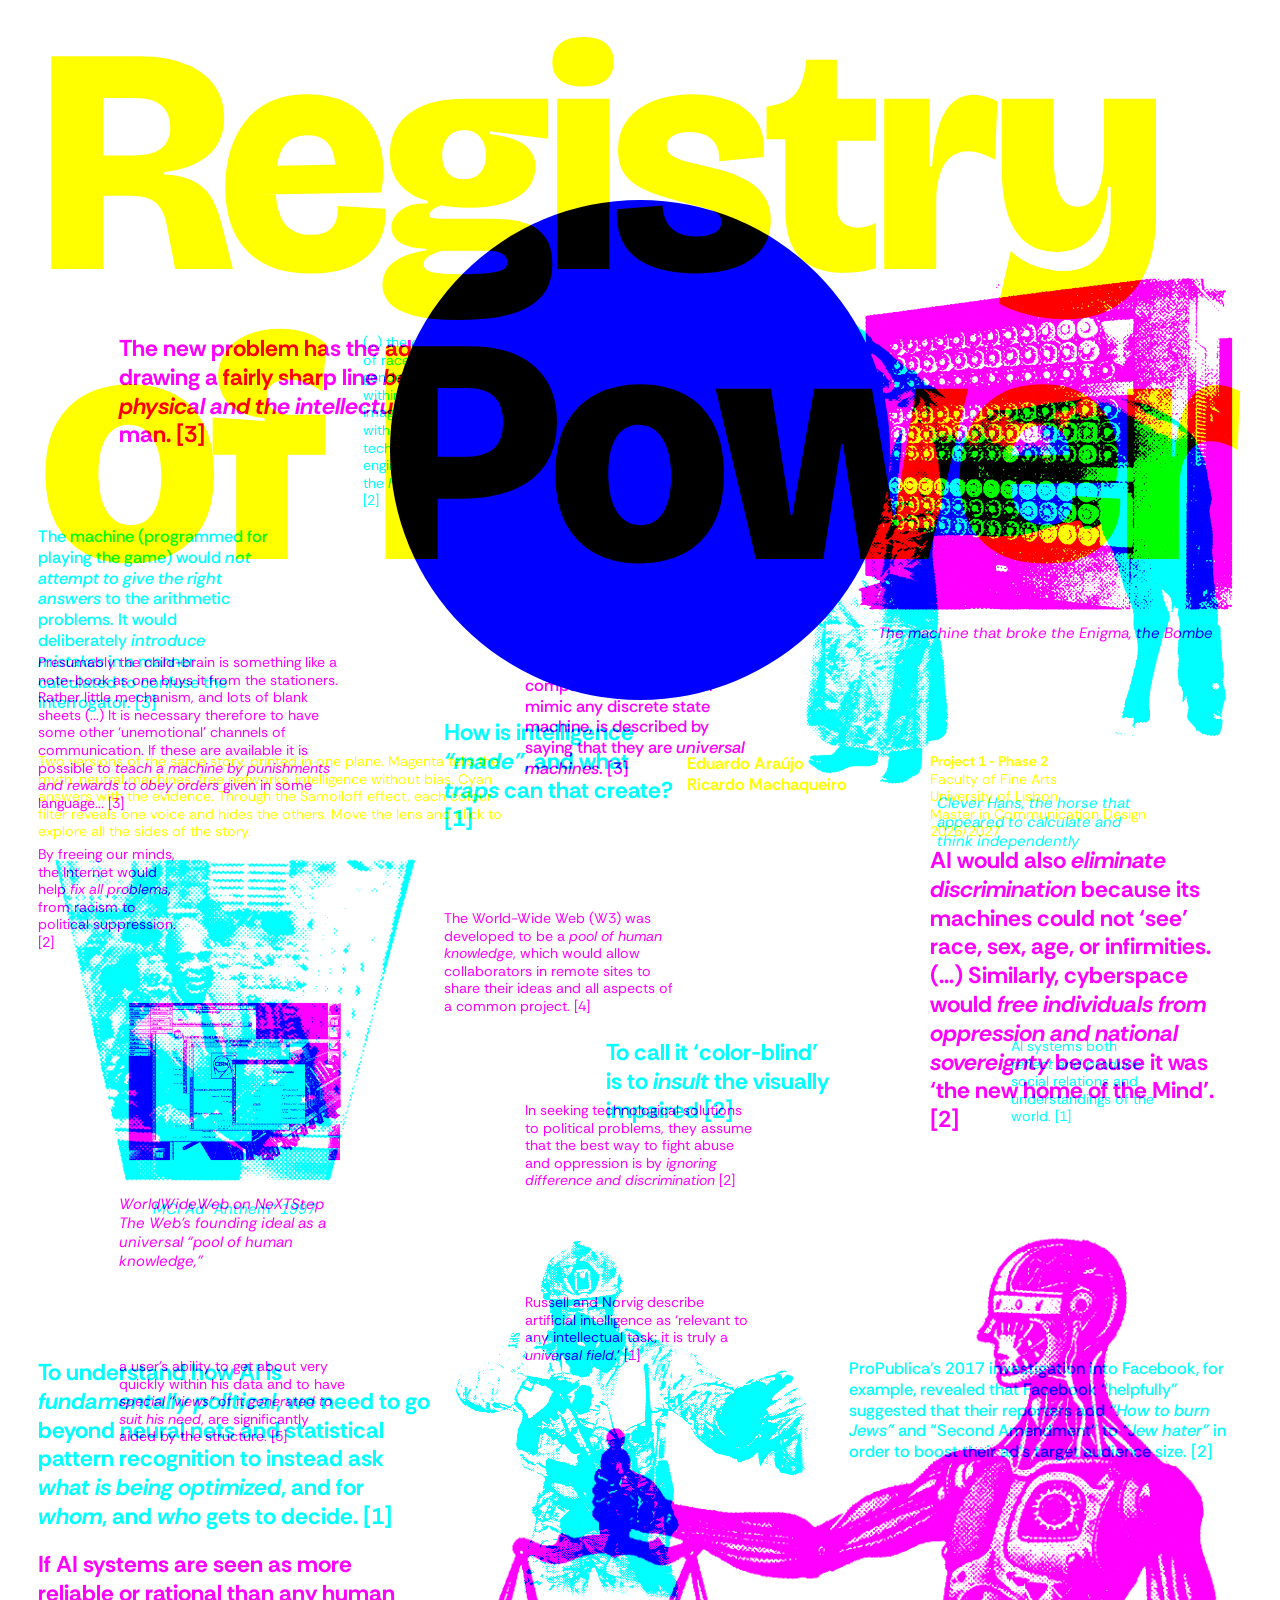
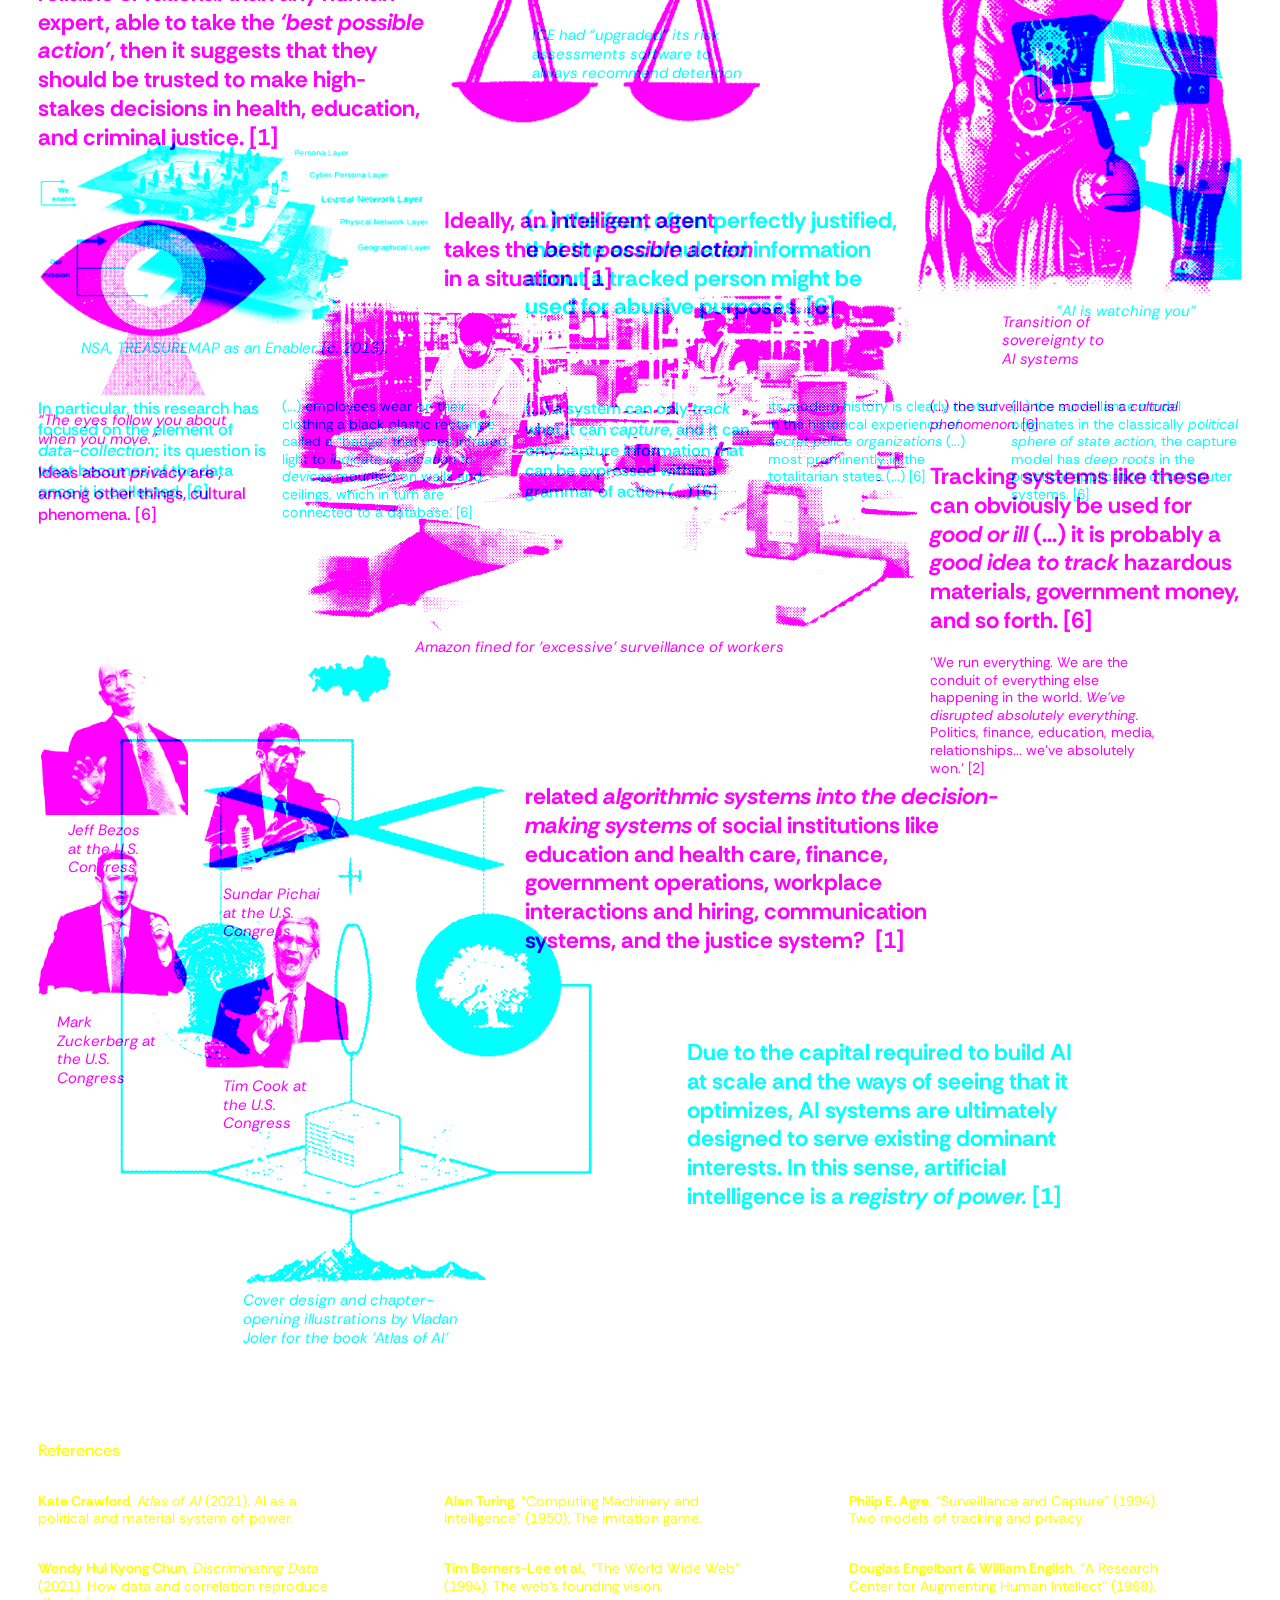
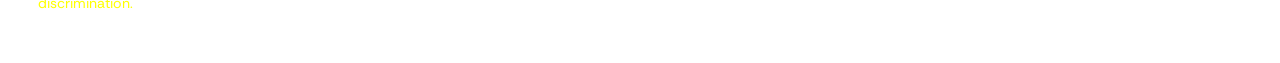
<file: index.html>
<!DOCTYPE html>
<html lang="en">

<head>
  <meta charset="utf-8">
  <meta name="viewport" content="width=device-width, initial-scale=1">
  <title>Registry of Power</title>
  <link
    href="https://fonts.googleapis.com/css2?family=Bricolage+Grotesque:wght@800&family=Rethink+Sans:ital,wght@0,400..700;1,400&display=swap"
    rel="stylesheet">
  <link rel="stylesheet" href="css/style.css">
</head>

<body>
  <div id="stage">
    <main>

      <div id="story">
        <header class="grid">
          <h1 class="y" style="grid-column:1/16; grid-row:1/7">Registry<br>of Power</h1>
          <p class="y sm" style="grid-column:1/7; grid-row:6">Two versions of the same story, printed in one plane.
            Magenta tells the myth: neutral machines, free networks, intelligence without bias. Cyan answers with the
            evidence. Through the Samoiloff effect, each colour filter reveals one voice and hides the others. Move the
            lens and click to explore all the sides of the story.</p>
          <p class="y md" style="grid-column:9/12; grid-row:6"> <b>Eduardo Araújo <br> Ricardo Machaqueiro</b></p>

          <p class="y sm" style="grid-column:12/16; grid-row:6"> <b>Project 1 - Phase 2</b> <br> Faculty of Fine Arts
            <br> University of Lisbon <br> Master in Communication Design <br> 2026/2027
          </p>

        </header>

        <section class="grid" style="grid-template-rows: repeat(9, 5vw)">
          <p class="m lg" style="grid-column:2/8; grid-row:2">The new problem has the advantage of drawing a fairly
            sharp
            line <em>between the physical and the intellectual capacities</em> of a man. [3]</p>

          <p class="c sm" style="grid-column:5/7; grid-row:2">(...) the <em>enduring power</em> of raced and gendered
            robots
            within the cultural imagination, as well as within science, technology, and engineering, is linked to the
            <em>history of slavery</em>. [2]
          </p>

          <figure class="c" style="grid-column:9/16; grid-row:1"><img src="images/cleverhans2.png" alt="Clever Hans">
            <figcaption style="max-width: 40%; margin-right: 15%;">Clever Hans, the horse that appeared to calculate and
              think independently</figcaption>
          </figure>

          <figure class="m" style="grid-column:11/16; grid-row:1"><img src="images/machine.png" alt="The Machine">
            <figcaption>The machine that broke the Enigma, the Bombe</figcaption>
          </figure>

          <p class="c md" style="grid-column:1/4; grid-row:5">The machine (programmed for playing the game) would
            <em>not
              attempt to give the right answers</em> to the arithmetic problems. It would deliberately <em>introduce
              mistakes</em> in a manner calculated to confuse the interrogator. [3]
          </p>

          <p class="m sm" style="grid-column:1/5; grid-row:7">Presumably the child-brain is something like a note-book
            as one buys it from the stationers. Rather little mechanism, and lots of blank sheets (...) It is necessary
            therefore to have some other ‘unemotional’ channels of communication. If these are available it is possible
            to <em>teach a machine by punishments and rewards to obey orders</em> given in some language... [3]</p>

          <p class="c lg" style="grid-column:6/9; grid-row:8">How is intelligence <em>“made”</em>, and what
            <em>traps</em> can that create? [1]
          </p>

          <p class="m md" style="grid-column:7/10; grid-row:7">This special property of digital computers, that they can
            mimic any discrete state machine, is described by saying that they are <em>universal machines</em>. [3] </p>
        </section>


        <section class="grid" style="grid-template-rows: repeat(6, 5vw)">
          <p class="m sm" style="grid-column:1/3; grid-row:1">By freeing our minds, the Internet would help <em>fix all
              problems</em>, from racism to political suppression. [2]</p>
          <figure class="c" style="grid-column:1/6; grid-row:1"><img src="images/MCI_Ad.png" alt="MCI Ad">
            <figcaption>MCI Ad “Anthem” 1997
            </figcaption>
          </figure>

          <figure class="m" style="grid-column:2/5; grid-row:3"><img src="images/WWW.png" alt="WWW">
            <figcaption>WorldWideWeb on NeXTStep The Web’s founding ideal as a universal “pool of human knowledge,”
            </figcaption>
          </figure>

          <p class="m sm" style="grid-column:6/9; grid-row:2">The World-Wide Web (W3) was developed to be a <em>pool of
              human knowledge</em>, which would allow collaborators in remote sites to share their ideas and all aspects
            of a
            common project. [4]</p>

          <p class="c sm" style="grid-column:13/15; grid-row:4">AI systems both <em>reflect and produce</em> social
            relations and
            understandings of the world. [1]</p>

          <p class="m lg" style="grid-column:12/16; grid-row:1">AI would also <em>eliminate discrimination</em> because
            its
            machines could not ‘see’ race, sex, age, or infirmities. (...) Similarly, cyberspace would <em>free
              individuals
              from oppression and national sovereignty</em> because it was ‘the new home of the Mind’. [2]</p>

          <p class="c lg" style="grid-column: 8/11; grid-row: 4">To call it ‘color-blind’ is to <em>insult</em> the
            visually
            impaired [2]</p>

          <p class="m sm" style="grid-column: 7/10; grid-row:5">In seeking technological solutions to political
            problems, they assume that the best way to fight abuse and oppression is by <em>ignoring difference and
              discrimination</em> [2]</p>
        </section>

        <section class="grid" style="grid-template-rows: repeat(16, 5vw)">
          <p class="c lg" style="grid-column:1/6; grid-row:3">To understand how AI is <em>fundamentally political</em>,
            we need
            to go beyond neural nets and statistical pattern recognition to instead ask <em>what is being
              optimized</em>, and for <em>whom</em>, and <em>who</em> gets to
            decide. [1]</p>

          <figure class="c" style="grid-column:6/11; grid-row:1"><img src="images/ice-agents.png" alt="ice_agents">
            <figcaption style="max-width: 55%;">ICE had “upgraded” its risk assessments software to always recommend
              detention
            </figcaption>
          </figure>

          <p class="c md" style="grid-column:11/16; grid-row:3">ProPublica’s 2017 investigation into Facebook, for
            example, revealed that Facebook “helpfully” suggested that their reporters add <em>“How to burn Jews”</em>
            and
            <em></em>“Second Amendment”</em> to <em>“Jew hater”</em> in order to boost their ad’s target audience size.
            [2]
          </p>

          <p class="m sm" style="grid-column:7/10; grid-row:2">Russell and Norvig describe artificial intelligence as
            ‘relevant to any intellectual task; it is truly a <em>universal field</em>.’ [1]</p>

          <figure class="m" style="grid-column:6/16; grid-row:1"><img src="images/balanca2.png" alt="balanca">
            <figcaption style="max-width: 15%; margin-right: 15%">
              Transition of sovereignty to AI systems
            </figcaption>
          </figure>

          <p class="m sm" style="grid-column:2/5; grid-row:3">a user’s ability to get about very quickly within his data
            and to have <em>special “views”</em> of it <em>generated to suit his need</em>, are significantly aided by
            the structure. [5]
          </p>

          <p class="m lg" style="grid-column:1/6; grid-row:6">If AI systems are seen as more reliable or rational than
            any human expert, able to take the <em>‘best possible action’</em>, then it suggests that they should be
            trusted to
            make high-stakes decisions in health, education, and criminal justice. [1]</p>

          <p class="m lg" style="grid-column:6/10; grid-row:10">Ideally, an intelligent agent takes the <em>best
              possible
              action</em> in a situation. [1]</p>

          <figure class="c" style="grid-column:13/16; grid-row:7"><img src="images/camara.png " alt="camara">
            <figcaption>"AI is watching you"
            </figcaption>
          </figure>

          <p class="c lg" style="grid-column:7/12; grid-row:10">(...) <em>the fear</em>, often perfectly justified, that
            the
            accumulated information about a tracked person might be used for abusive purposes. [6] </p>

          <figure class="c" style="grid-column:1/6; grid-row:9"><img src="images/treasureMAP.png " alt="balanca">
            <figcaption>NSA, TREASUREMAP as an Enabler (c. 2013).
            </figcaption>
          </figure>

          <figure class="m" style="grid-column:1/4; grid-row:10"><img src="images/olho_vigilancia.png "
              alt="olho_vigilancia">
            <figcaption>“The eyes follow you about when you move.”
            </figcaption>
          </figure>

          <p class="m md" style="grid-column:1/4; grid-row:14">Ideas about <em>privacy</em> are , among other things,
            cultural
            phenomena. [6] </p>

          <p class="m sm" style="grid-column:12/16; grid-row:13">(...) the surveillance model is a <em>cultural
              phenomenon</em>.
            [6]</p>

          <figure class="m" style="grid-column:4/12; grid-row:11"><img src="images/amazonWarehouse.png "
              alt="amazonWarehouse">
            <figcaption>Amazon fined for 'excessive' surveillance of workers
            </figcaption>
          </figure>

          <p class="m lg" style="grid-column:12/16; grid-row:14">Tracking systems like these can obviously be used for
            <em>good or ill</em> (...) it is probably a <em>good idea to track</em> hazardous materials, government
            money, and so forth.
            [6]
          </p>

          <p class="c md" style="grid-column:1/4; grid-row:13">In particular, this research has focused on the element
            of <em>data-collection</em>; its question is what becomes of the data once it is collected. [6]</p>

          <p class="c sm" style="grid-column:4/7; grid-row:13">(...) employees wear on their clothing a black plastic
            rectangle called a “badge” that uses infrared light to <em>indicate its location to devices</em> mounted on
            walls and
            ceilings, which in turn are connected to a database. [6]</p>

          <p class="c md" style="grid-column:7/10; grid-row:13">(...) a system can only <em>track</em> what it can
            <em>capture</em>, and
            it can only capture information that can be expressed within a grammar of action (...) [6]
          </p>

          <p class="c sm" style="grid-column:10/13; grid-row:13">its modern history is clearly rooted in the historical
            experience of <em>secret police organizations</em> (...) most prominently in the totalitarian states (...)
            [6]</p>

          <p class="c sm" style="grid-column:13/16; grid-row:13">(...) the surveillance model originates in the
            classically <em>political sphere of state action</em>, the capture model has <em>deep roots</em> in the
            practical application
            of computer systems. [6]</p>
        </section>

        <section class="grid  " style="grid-template-rows: repeat(12, 5vw);">
          <figure class="m" style="grid-column:1/3; grid-row:1"><img src="images/big4/jeffBezos.png " alt="Jeff Bezos">
            <figcaption style="max-width: 60%;">Jeff Bezos at the U.S. Congress
            </figcaption>
          </figure>

          <figure class="m" style="grid-column:1/3; grid-row:4"><img src="images/big4/markZuckerberg.png "
              alt="Mark Zuckerberg">
            <figcaption style="max-width: 75%;">Mark Zuckerberg at the U.S. Congress
            </figcaption>
          </figure>

          <figure class="m" style="grid-column:3/5; grid-row:2"><img src="images/big4/SundarPichai.png "
              alt="Sundar Pichai">
            <figcaption style="max-width: 70%;">Sundar Pichai at the U.S. Congress
            </figcaption>
          </figure>

          <figure class="m" style="grid-column:3/5; grid-row:5"><img src="images/big4/timCook.png " alt="Tim Cook">
            <figcaption style="max-width: 70%;">Tim Cook at the U.S. Congress
            </figcaption>
          </figure>

          <p class="m lg" style="grid-column:7/13; grid-row:3">related <em>algorithmic systems into the decision-making
              systems</em> of social institutions like education and health care, finance, government operations,
            workplace
            interactions and hiring, communication systems, and the justice system?  [1]</p>

          <figure class="c" style="grid-column:2/8; grid-row:1"><img src="images/capa_livro.png " alt="capa_livro">
            <figcaption style="max-width: 48%;">Cover design and chapter-opening illustrations by Vladan Joler for the
              book 'Atlas of AI'
            </figcaption>
          </figure>

          <p class="m sm" style="grid-column:12/15; grid-row:1">‘We run everything. We are the conduit of everything
            else happening in the world. <em>We’ve disrupted absolutely everything.</em> Politics, finance, education,
            media,
            relationships... we’ve absolutely won.’ [2]</p>

          <p class="c lg" style="grid-column:9/14; grid-row:7">Due to the capital required to build AI at scale and the
            ways of seeing that it optimizes, AI systems are ultimately designed to serve existing dominant interests.
            In this sense, artificial intelligence is a <em>registry of power.</em> [1]
          </p>

        </section>

      </div>

      <footer class="grid">
        <p class="y md" style="grid-column:1/16; grid-row:1">References</p>

        <p class="y sm" style="grid-column:1/5; grid-row:2"><b>Kate Crawford</b>, <i>Atlas of AI</i> (2021). AI as a
          political and material system of power.</p>
        <p class="y sm" style="grid-column:1/5; grid-row:3"><b>Wendy Hui Kyong Chun</b>, <i>Discriminating Data</i>
          (2021). How data and correlation reproduce discrimination.</p>

        <p class="y sm" style="grid-column:6/10; grid-row:2"><b>Alan Turing</b>, “Computing Machinery and Intelligence”
          (1950). The imitation game.</p>
        <p class="y sm" style="grid-column:6/10; grid-row:3"><b>Tim Berners-Lee et al.</b>, “The World Wide Web” (1994).
          The web’s founding vision.</p>

        <p class="y sm" style="grid-column:11/15; grid-row:2"><b>Philip E. Agre</b>, “Surveillance and Capture” (1994).
          Two models of tracking and privacy.</p>
        <p class="y sm" style="grid-column:11/15; grid-row:3"><b>Douglas Engelbart &amp; William English</b>, “A
          Research
          Center for Augmenting Human Intellect” (1968).</p>
      </footer>

    </main>
    <div id="lens"></div>
    <div id="filtro-container">
      <span id="filtro-hint">click me</span>
      <button id="filtro-btn" aria-label="Mudar filtro"></button>
    </div>

  </div>

  <script src="js/script.js"></script>
</body>

</html>
</file>
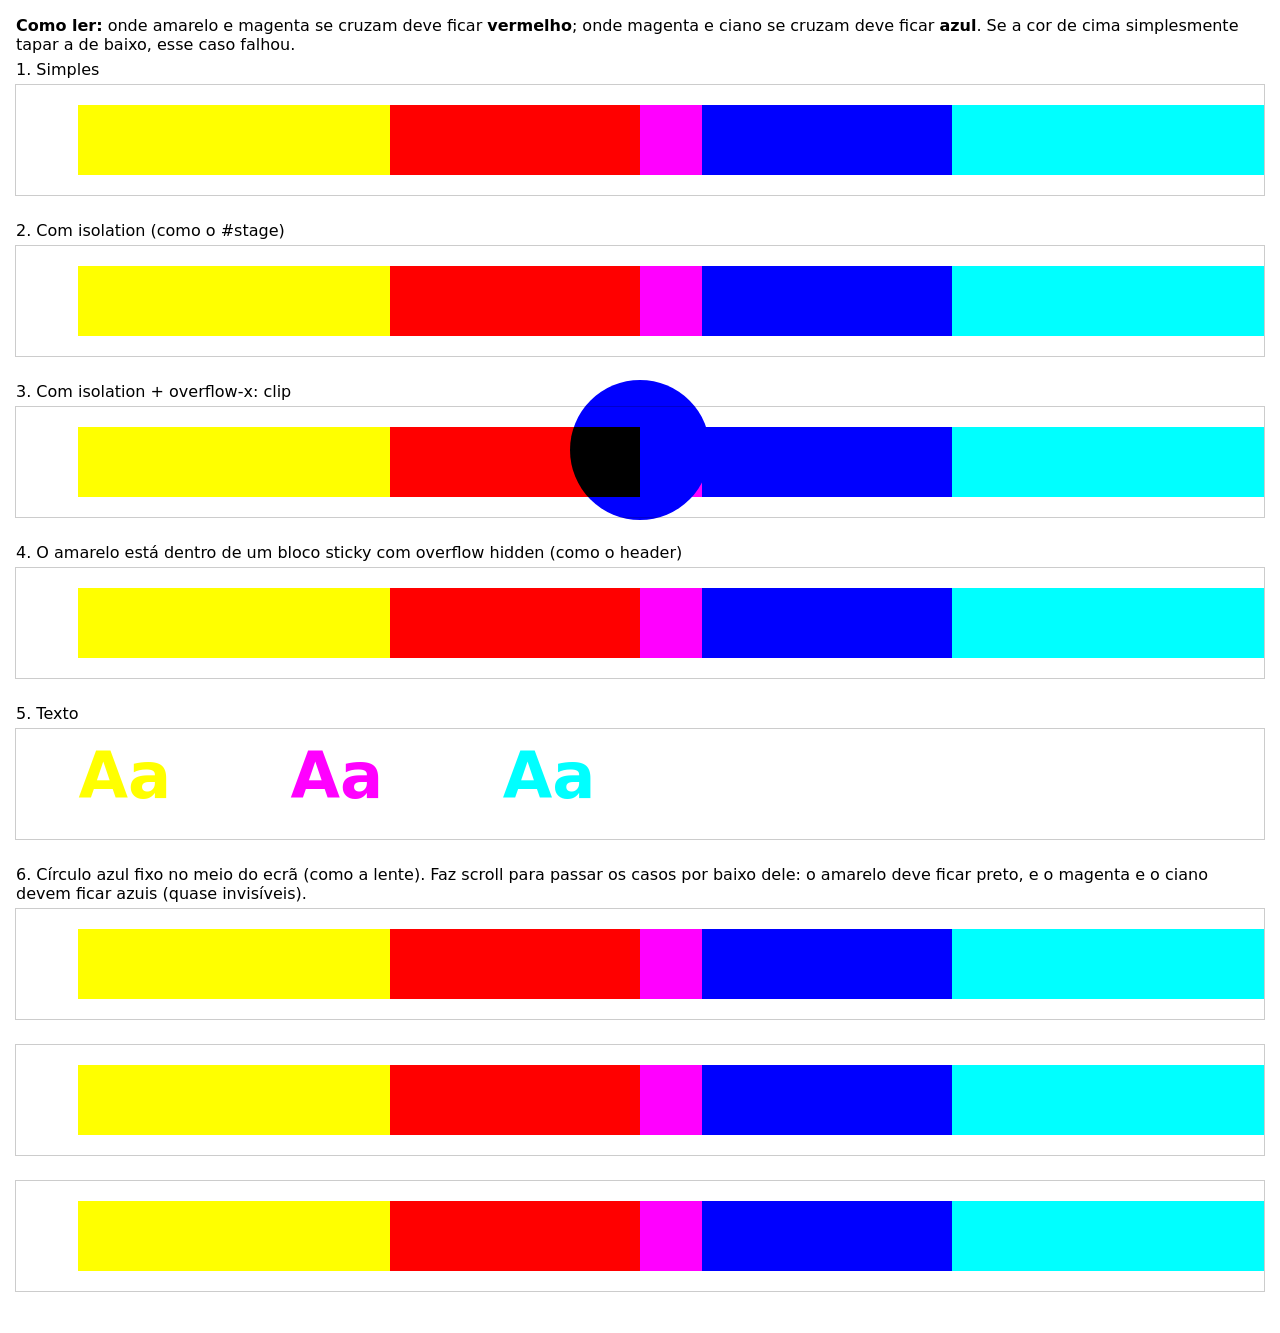
<file: teste-multiply.html>
<!DOCTYPE html>
<html lang="pt">
<head>
<meta charset="utf-8">
<meta name="viewport" content="width=device-width, initial-scale=1">
<title>Teste multiply</title>
<style>
  body { margin: 0; padding: 16px; font: 16px system-ui, sans-serif; background: #fff; }
  p { margin: 0 0 6px; }
  .box { position: relative; height: 110px; margin-bottom: 26px; background: #fff; outline: 1px solid #ccc; }
  .box i, .box b { position: absolute; mix-blend-mode: multiply; }
  .box i { width: 45%; height: 70px; top: 20px; }
  .y { background: #ff0; left: 5%; }
  .m { background: #f0f; left: 30%; }
  .c { background: #0ff; left: 55%; }
  .box b { font-size: 64px; top: 10px; }
  b.y { background: none; color: #ff0; left: 5%; }
  b.m { background: none; color: #f0f; left: 22%; }
  b.c { background: none; color: #0ff; left: 39%; }
  .iso { isolation: isolate; }
  .clip { overflow-x: clip; }
  .st { position: sticky; top: 0; overflow: hidden; height: 110px; }
  #lens { position: fixed; left: 50%; top: 50%; width: 140px; aspect-ratio: 1; transform: translate(-50%, -50%);
          border-radius: 50%; background: #00f; mix-blend-mode: multiply; pointer-events: none; }
</style>
</head>
<body>
<p><b>Como ler:</b> onde amarelo e magenta se cruzam deve ficar <b>vermelho</b>; onde magenta e ciano se cruzam deve ficar <b>azul</b>. Se a cor de cima simplesmente tapar a de baixo, esse caso falhou.</p>

<p>1. Simples</p>
<div class="box"><i class="y"></i><i class="m"></i><i class="c"></i></div>

<p>2. Com isolation (como o #stage)</p>
<div class="box iso"><i class="y"></i><i class="m"></i><i class="c"></i></div>

<p>3. Com isolation + overflow-x: clip</p>
<div class="box iso clip"><i class="y"></i><i class="m"></i><i class="c"></i></div>

<p>4. O amarelo está dentro de um bloco sticky com overflow hidden (como o header)</p>
<div class="box iso"><div class="st"><i class="y"></i></div><i class="m"></i><i class="c"></i></div>

<p>5. Texto</p>
<div class="box iso"><b class="y">Aa</b><b class="m">Aa</b><b class="c">Aa</b></div>

<p>6. Círculo azul fixo no meio do ecrã (como a lente). Faz scroll para passar os casos por baixo dele: o amarelo deve ficar preto, e o magenta e o ciano devem ficar azuis (quase invisíveis).</p>
<div class="box iso"><i class="y"></i><i class="m"></i><i class="c"></i></div>
<div class="box iso"><i class="y"></i><i class="m"></i><i class="c"></i></div>
<div class="box iso"><i class="y"></i><i class="m"></i><i class="c"></i></div>

<div id="lens"></div>
</body>
</html>
</file>
<file: css/style.css>
* {
  box-sizing: border-box;
  margin: 0;
  user-select: none;
  mix-blend-mode: multiply;
}

body {
  font-family: "Rethink Sans", sans-serif;
  line-height: 1.25;
  background: #fff;
}

#stage {
  background: #fff;
  isolation: isolate;
  overflow-x: clip;
  cursor: none;
}

main {
  padding: 0 3vw;
}

/* ---------- CORES ---------- */

.y {
  color: #ffff00;
}

.m {
  color: #ff00ff;
}

.c {
  color: #00ffff;
}

/* ---------- TEXTO ---------- */
.lg {
  font-size: min(1.8vw, 40px);
  font-weight: 700;
}

.md {
  font-size: min(1.3vw, 30px);
  font-weight: 500;
}

.sm {
  font-size: min(1.1vw, 26px);
  font-weight: 400;
}

h1 {
  font-family: "Bricolage Grotesque", sans-serif;
  font-weight: 800;
  font-size: 18vw;
  line-height: 0.9;
  letter-spacing: -.035em;
  width: max-content;
}

figcaption {
  font-size: 15px;
  font-style: italic;
  text-align: left;
  width: fit-content;
  margin: .4em auto 0;
}

/* ---------- LAYOUT ---------- */

img {
  display: block;
  width: 100%;
}

footer {
  margin: 2vh 0;
}

.grid {
  display: grid;
  grid-template-columns: repeat(15, 1fr);
  column-gap: 1vw;
}

.grid>* {
  align-self: start;
  padding-bottom: 2rem;
}

#story section.grid {
  grid-template-rows: repeat(12, 5vw);
}

header.grid {
  position: sticky;
  top: 0;
  padding-top: 2vh;
  height: 100dvh;
  mix-blend-mode: multiply;
  grid-template-rows: repeat(6, minmax(0, 1fr));
}

#story section {
  position: relative;
}

#story>section:first-of-type {
  margin-top: -70vh;
}

/* ---------- LENTE ---------- */
#lens {
  position: fixed;
  left: 50%;
  top: 50%;
  width: min(500px, 60vw);
  aspect-ratio: 1;
  transform: translate(-50%, -50%);
  border-radius: 50%;
  pointer-events: none;
  background: #00f;
  mix-blend-mode: multiply;
  transition: width .25s ease-in-out, background-color .25s ease-in-out;
}

#lens.neutro {
  width: 15px;
  background-color: #000;
}

#lens.mini {
  width: 40px;
}

#filtro-container {
  display: none;
}

/* ---------- TELEMÓVEL: desfaz o layout de computador ---------- */
@media (max-width: 1099px) {
  * {
    mix-blend-mode: multiply;
  }

  /* texto */
  .lg {
    font-size: clamp(1.5rem, 5vw, 2.1rem);
  }

  .md {
    font-size: clamp(1.25rem, 4vw, 1.6rem);
  }

  .sm {
    font-size: clamp(1.1rem, 3.4vw, 1.3rem);
  }

  figcaption {
    font-size: 1rem;
  }

  /* sem grelha */
  .grid {
    display: flow-root;
  }

  .grid>* {
    padding-bottom: 0;
  }

  .grid>*+* {
    margin-top: 1rem;
  }

  header.grid {
    mix-blend-mode: multiply;
  }

  #story>section:first-of-type {
    margin-top: -50vh;
  }

  .m,
  .c {
    width: 100%;
  }

  .m {
    float: left;
    clear: left;
  }

  .c {
    float: right;
    clear: right;
    margin-left: -100%;
  }

  #lens,
  #lens.mini {
    left: 0 !important;
    top: 0 !important;
    width: 100%;
    height: 100dvh;
    transform: none;
    border-radius: 0;
    background: #fffff1;
    mix-blend-mode: multiply;
    transition: background-color .25s;
  }

  #lens.neutro {
    width: 100%;
    height: 100dvh;
    background: #fff !important;
  }

  #filtro-container {
    display: flex;
    flex-direction: column;
    align-items: center;
    position: fixed;
    bottom: 1.25rem;
    right: 1.25rem;
    z-index: 999;
    gap: 6px;
    pointer-events: none;
    mix-blend-mode: normal;
    /* Garante que a borda e as cores do botão se veem limpas */
  }

  #filtro-hint {
    font-size: 11px;
    font-weight: 700;
    letter-spacing: 0.05em;
    text-transform: uppercase;
    color: #000;
    padding: 2px 7px;
    white-space: nowrap;

    opacity: 0;
    transform: translateY(4px);
    pointer-events: none;
    transition: opacity 0.25s ease-in-out, transform 0.25s ease-in-out;
  }

  /* Classe para desaparecer suavemente */
  #filtro-hint.visivel {
    opacity: 1;
    transform: translateY(0);
  }

  /* O botão circular preto */
  #filtro-btn {
    pointer-events: auto;
    width: 48px;
    height: 48px;
    border-radius: 50%;
    background-color: #000;
    border: 4px solid #0000ff;
    outline: none;
    box-shadow: none;
    cursor: pointer;
    -webkit-tap-highlight-color: transparent;
    transition: transform 0.15s ease-in-out, border-color 0.25s ease-in-out;
  }

  #filtro-btn:active {
    transform: scale(0.9);
  }
}
</file>
